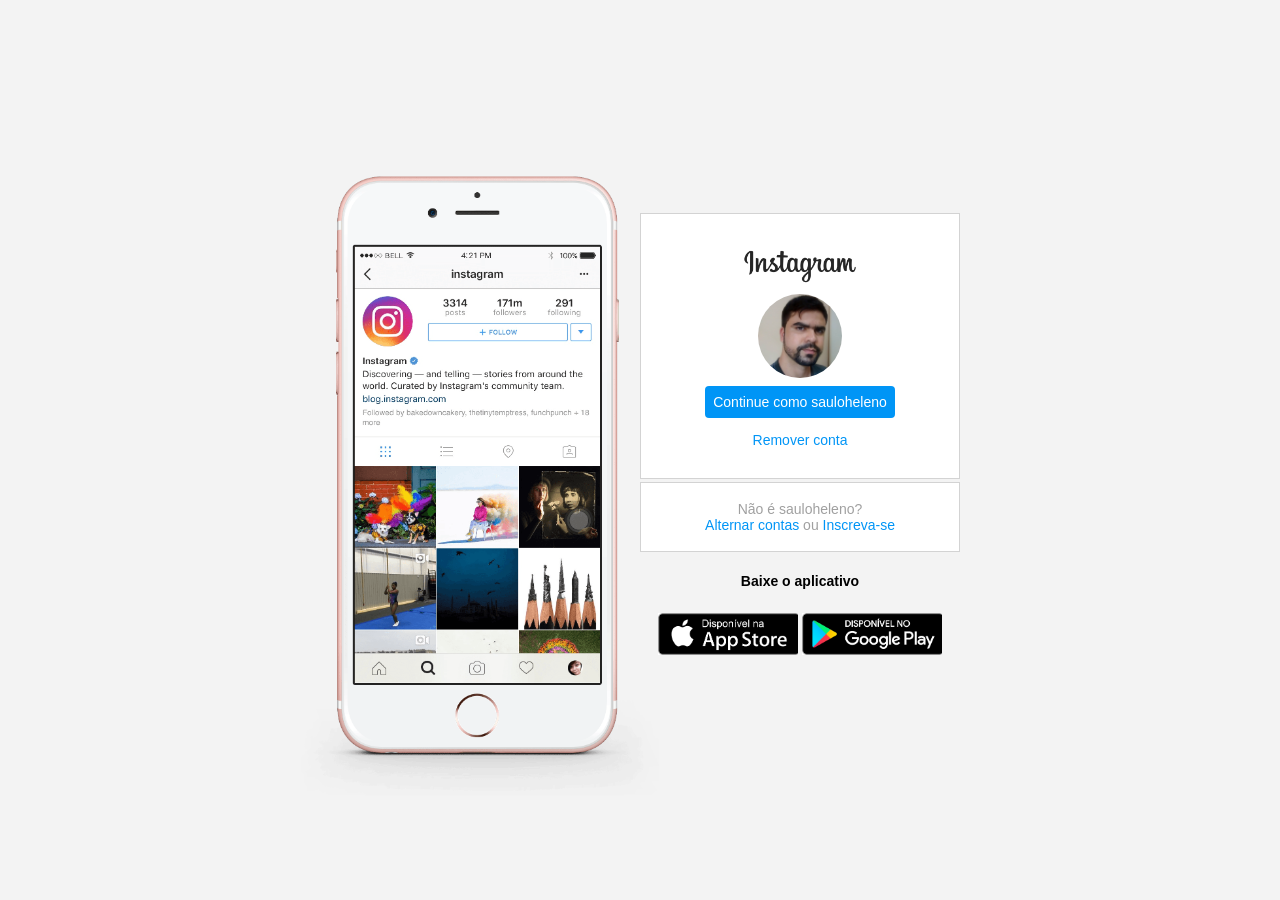
<file: index.html>
<!DOCTYPE html>
<html lang="en">
<head>
    <meta charset="UTF-8">
    <meta http-equiv="X-UA-Compatible" content="IE=edge">
    <meta name="viewport" content="width=device-width, initial-scale=1.0">
    <title>Instagram</title>
    <link rel="stylesheet" href="./style.css">
</head>
<body>
    <div class="instagram-wrapper">
        <div class="instagram-phone">
            <img src="./img/instagram-celular.png" alt="celular">
        </div>

        <div class="instagram-continue">
            <div class="group">
                <img src="./img/Instagram-logo-nome.png" class="instagram-logo" alt="instagram logo">
                <div class="profile-photo">
                    <img src="./img/foto_saulo.jpg" alt="foto de perfil">
                </div>
                <a href="#" class="instagram-login">Continue como sauloheleno</a>
                <a href="#" class="instagram-logout">Remover conta</a>
            </div>
            <div class="group">
                <p class="not-account">Não é sauloheleno?</p>
                <p class="not-account">
                    <span>
                        <a href="#" class="link-blue">Alternar contas</a>
                    </span>
                    ou
                    <span>
                        <a href="#" class="link-blue">Inscreva-se</a>
                    </span>
                </p>
            </div>
            <div class="get-the-app">
                <p class="get-app">Baixe o aplicativo</p>
                <div class="download">
                    <a href="#" class="app-download"></a>
                    <a href="#" class="app-download"></a>
                </div>
            </div>
        </div>
        
    </div>
</body>
</html>
</file>
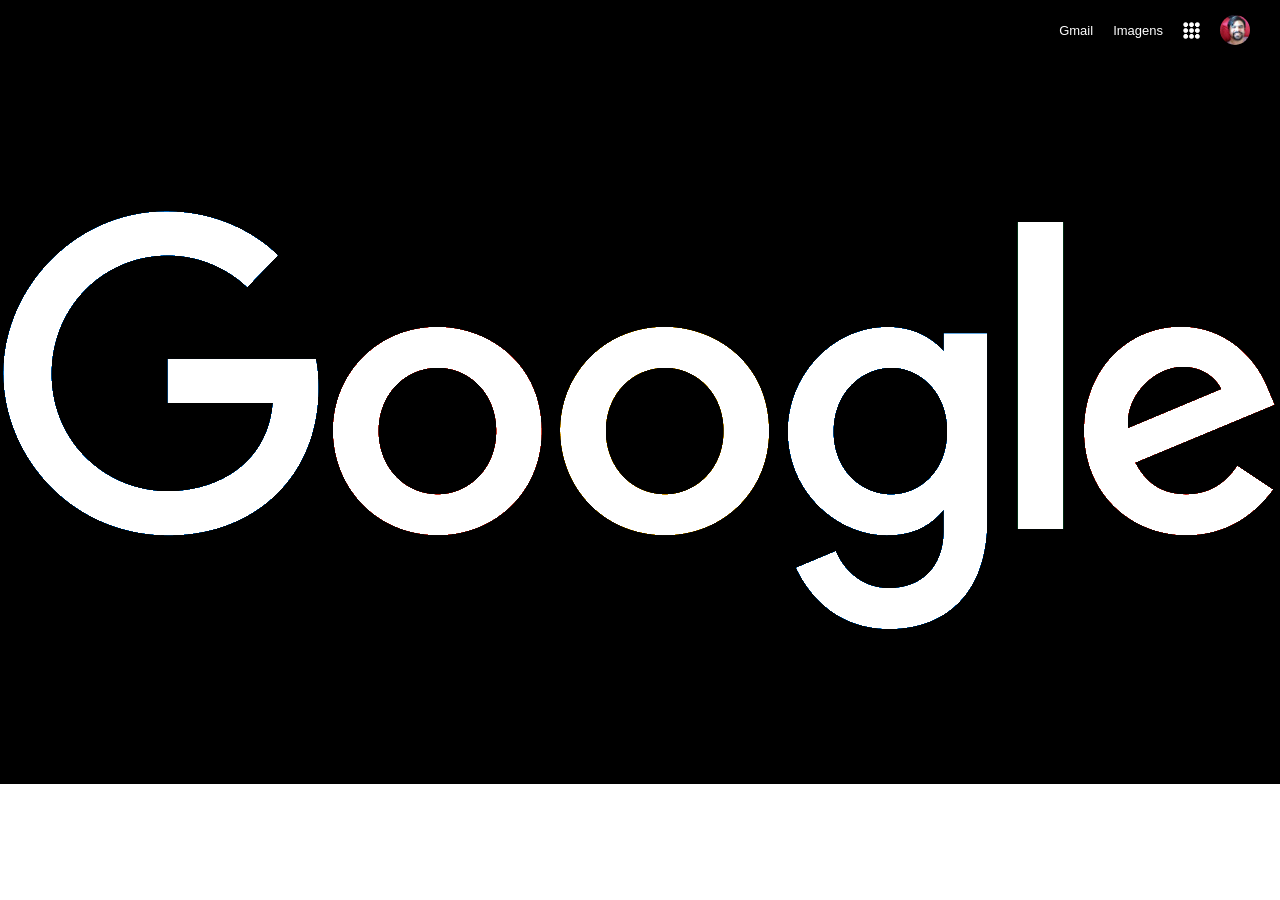
<file: desafio-google/index.html>
<!DOCTYPE html>
<html lang="en">
<head>
    <meta charset="UTF-8">
    <meta http-equiv="X-UA-Compatible" content="IE=edge">
    <meta name="viewport" content="width=device-width, initial-scale=1.0">
    <title>Google</title>
    <link rel="stylesheet" href="style.css">
</head>
<body>
    <!-- <img src="./img/jupiter-io.png" alt="Jupiter e Io" class="wall"> -->
    <div class="site">
        <div class="header">
            <div class="gapps">
                <a href="#">Gmail</a>
            </div>
            <div class="gapps">
                <a href="#">Imagens</a>
            </div>
            
            <img src="./img/apps-icon.png" alt="Google Apps" class="gapps apps-icon">
            
            <img src="./img/saulo.jpg" alt="Conta do Google @Saulo Rogério Heleno" class="gapps profile">
        </div>
        <div class="google">
            <img src="./img/google-logo-white.png" alt="Google">
        </div>
        <div class="pesquisa">
            <div class="search-elem"></div>
            <div class="search-elem"></div>
            <div class="search-elem"></div>
        </div>
        <div class="atalhos">
            <div class="atalho">
                <div class="icon"></div>
                <div class="icon-name"></div>
            </div>
            <div class="atalho">
                <div class="icon"></div>
                <div class="icon-name"></div>
            </div>
            <div class="atalho">
                <div class="icon"></div>
                <div class="icon-name"></div>
            </div>
            <div class="atalho">
                <div class="icon"></div>
                <div class="icon-name"></div>
            </div>
            <div class="atalho">
                <div class="icon"></div>
                <div class="icon-name"></div>
            </div>
            <div class="atalho">
                <div class="icon"></div>
                <div class="icon-name"></div>
            </div>
            <div class="atalho">
                <div class="icon"></div>
                <div class="icon-name"></div>
            </div>
            <div class="atalho">
                <div class="icon"></div>
                <div class="icon-name"></div>
            </div>
            <div class="atalho">
                <div class="icon"></div>
                <div class="icon-name"></div>
            </div>
            <div class="atalho">
                <div class="icon"></div>
                <div class="icon-name"></div>
            </div>

        </div>
        <div class="footer">
            <div class="chain"></div>
            <div class="nasa"></div>
            <div class="pencil"></div>
        </div>
    </div>
</body>
</html>
</file>
<file: style.css>
*{
    padding: 0;
    margin: 0;
    box-sizing: border-box;
    text-decoration: none;
    font-family: sans-serif;
    font-size: 14px;
}

body{
    width: 100%;
    min-height: 100vh;
    background-color: rgb(243, 243, 243);
    margin: 0;
    padding: 0;
    display: flex;
    justify-content: center;
}

.instagram-wrapper{
    display: flex;
    align-items: center;
    justify-content: start;
    width: 50%;
    height: 100vh;
}

.instagram-phone{
    display: flex;
    align-items: center;
    justify-content: center;
    width: 50%;
}

.instagram-phone img{
    height: 50rem;
}

.instagram-continue{
    display: flex;
    align-items: center; /* horizontal */
    justify-content: space-around; /* vertical */
    flex-direction: column;
    width: 50%;
    min-height: 34rem;
}

.group{
    display: flex;
    justify-content: center;
    align-items: center;
    flex-direction: column;
    background-color: white;
    width: 100%;
    padding: 1.3rem 0;
    border: 1px solid lightgray;
}

.group:nth-child(1){
    min-height: 19rem;
}

.instagram-logo{
    height: 3rem;
}

.profile-photo{
    display: flex;
    justify-content: center;
    align-items: center;
    border-radius: 50%;
    overflow: hidden;
    margin: 8px;
}

.profile-photo img{
    height: 6rem;
}

.instagram-login{
    background-color: #0095f6;
    color: white;
    padding: 8px;
    border-radius: 4px;
}

.instagram-logout{
    color: #0095f6;
    margin-top: 1rem;
}

.not-account{
    color: rgb(160, 160, 160);
}

.link-blue{
    color: #0095f6;
}

.get-the-app{
    display: flex;
    flex-direction: column;
    align-items: center;
    justify-content: center;
    width: 100%;
    padding: 1.3rem 0;
}

.get-app{
    font-weight: 700;
    margin-bottom: 10px;
}

.download{
    display: flex;
    width: 100%;
    justify-content: space-evenly;
    align-items: center;
    padding: 1rem;
    flex-wrap: wrap;
}

.app-download{
    height: 3rem;
    width: 10rem;
    background-size: cover;
}

.app-download:nth-child(1){
    background-image: url('./img/app-store.png');
}

.app-download:nth-child(2){
    background-image: url("./img/google-play.png");
}

/* media queries */

@media (max-width: 1024px){
    .instagram-wrapper{
        width: 90%;
    }
}

@media(max-width: 650px){
    body{
        background-color: white;
    }

    .instagram-wrapper{
        width: 90%;
    }

    .instagram-phone{
        display: none;
    }

    .instagram-continue{
        width: 100%;
    }

    .group{
        border: 1px solid transparent;
    }

}
</file>
<file: desafio-google/style.css>
*{
    padding: 0;
    margin: 0;
    box-sizing: border-box;
    text-decoration: none;
    font-family: sans-serif;
}

.site {
    background-color: black;
    display: flex;
    flex-direction: column;
    justify-content: center;
    align-items: center;
}

img.wall {
    min-height: 100%;
    min-width: 1024px;
    width: 100%;
    position: fixed;
    top: 0;
    left: 0;
}

.header {
    position: relative;
    width: auto;
    margin: 10px;
    padding: 20px;
    background: transparent;
    height: 30px;
    align-self: end;
    display: flex;
    flex-direction: row;
    align-items: center;
    justify-content: end;
    font-size: 13px;
}

.header .gapps {
    
    max-height: 30px;
    margin-left:  20px;
}

.header a{
    color: white;
}

.apps-icon {
    width: 17px;
}

.header .profile {
    border-radius: 50%;
}

img.google{
    flex: 1;
}




@media screen and (max-width: 1024px){
    .site .wall {
        left: 50%;
        margin-left: -512px;
    }
}
</file>
